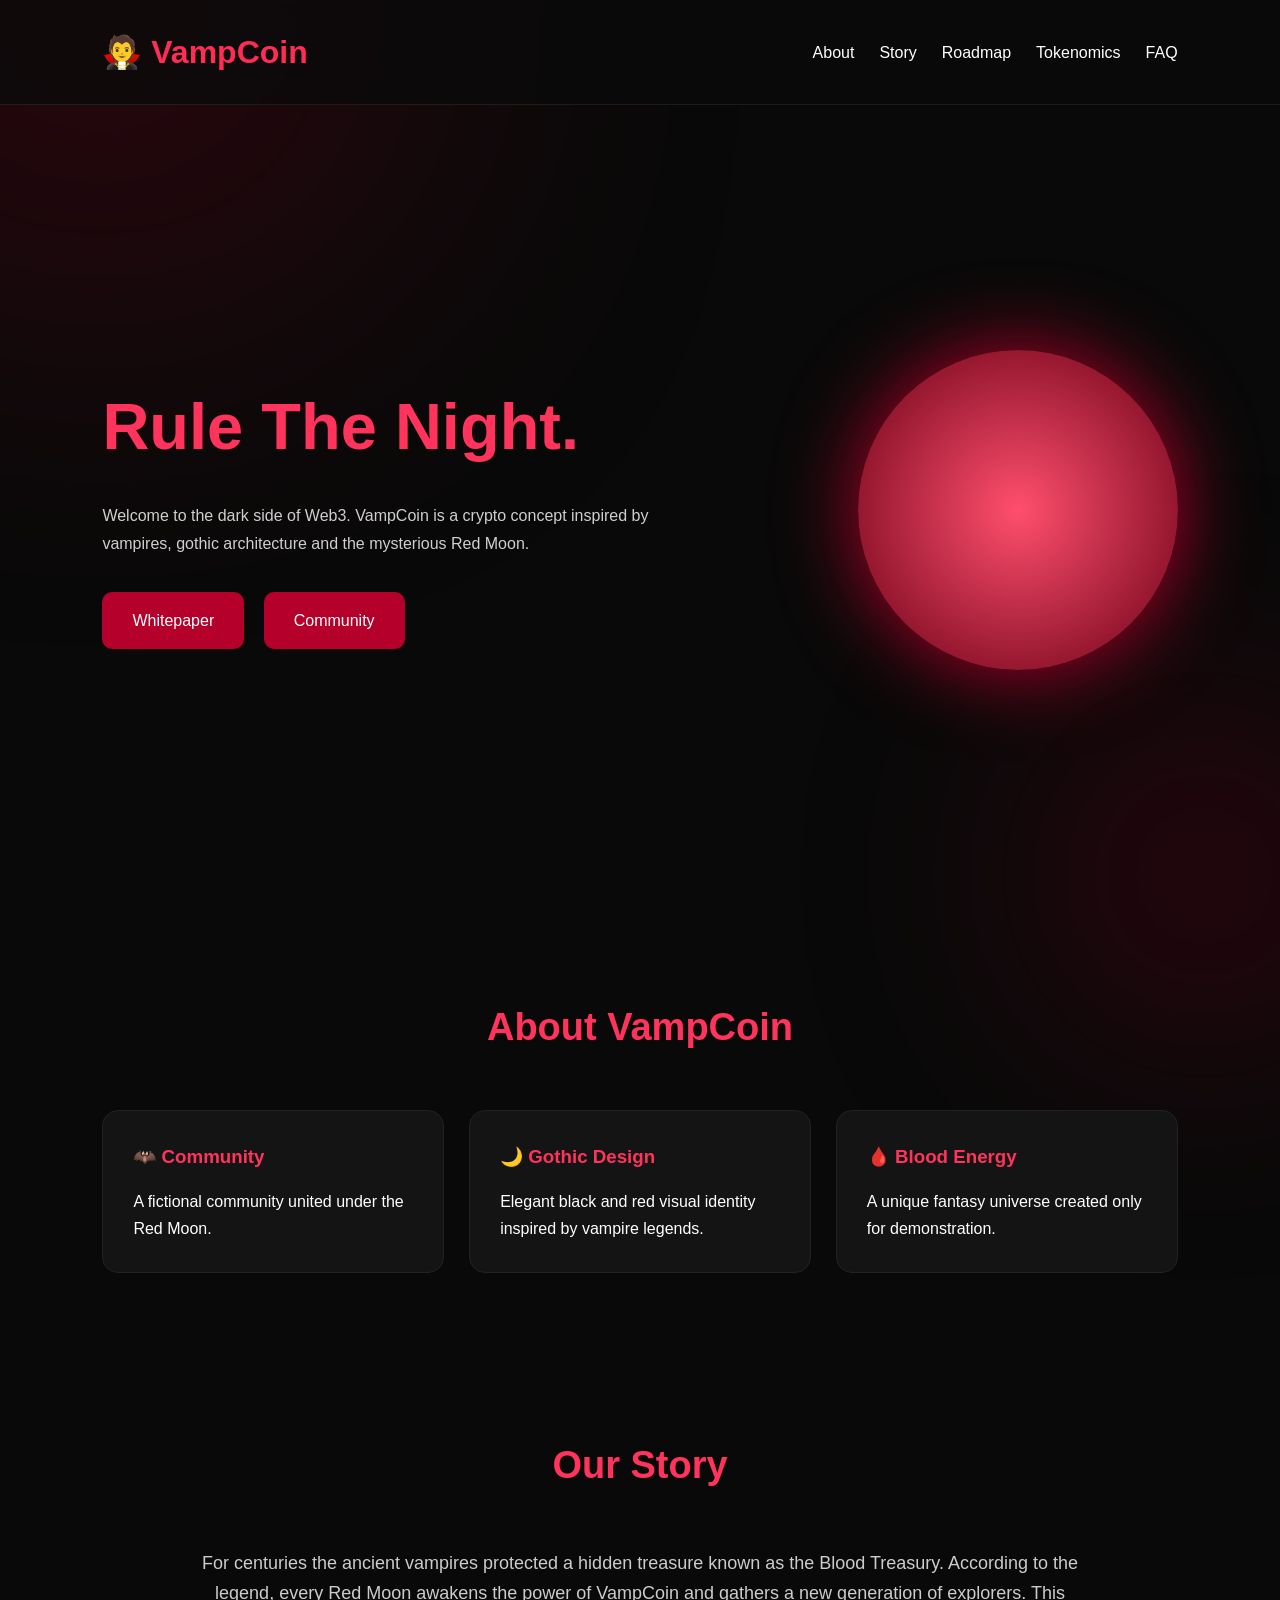
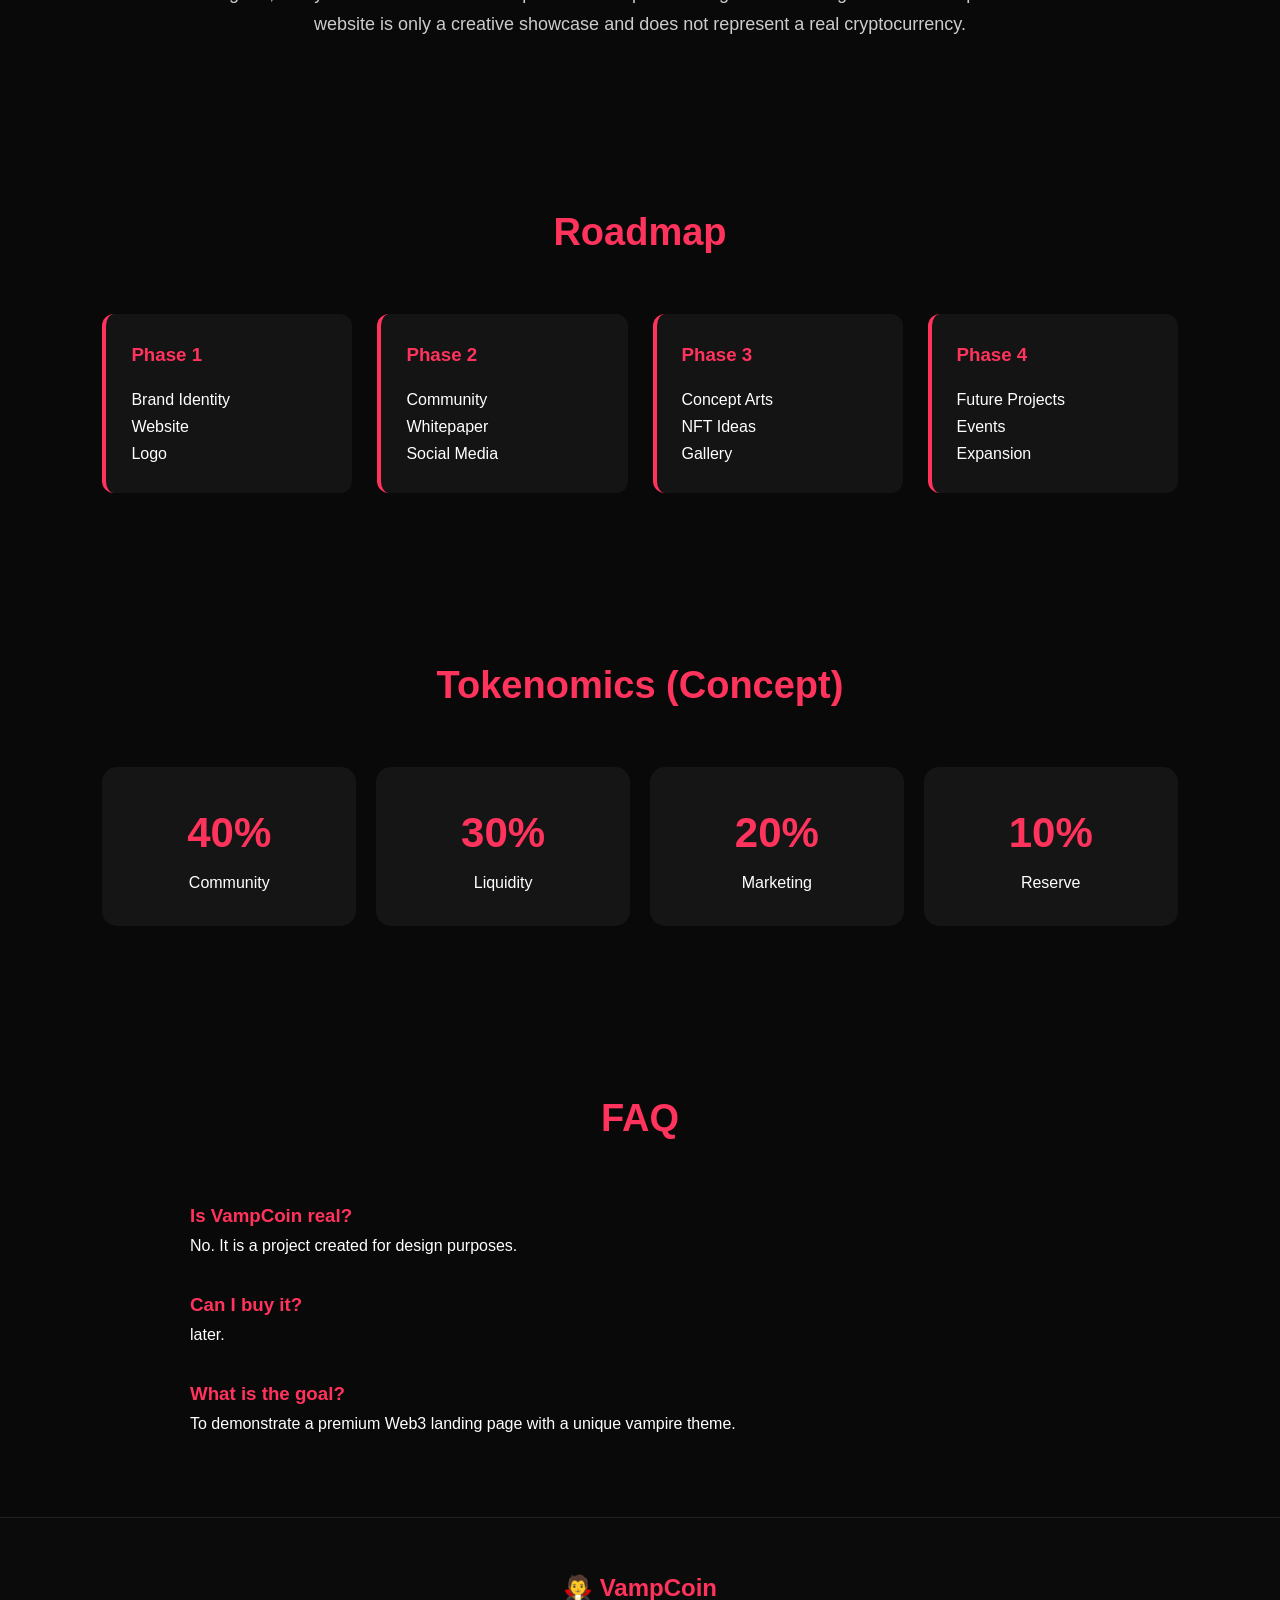
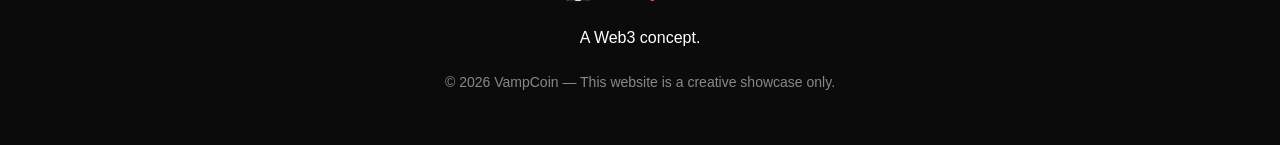
<file: index.html>
<!DOCTYPE html>
<html lang="fr">
<head>
    <meta charset="UTF-8">
    <meta name="viewport" content="width=device-width, initial-scale=1.0">
    <title>VampCoin</title>
    <link rel="stylesheet" href="style.css">
</head>
<body>

<header>
    <div class="logo">🧛 VampCoin</div>

    <nav>
        <a href="#about">About</a>
        <a href="#story">Story</a>
        <a href="#roadmap">Roadmap</a>
        <a href="#tokenomics">Tokenomics</a>
        <a href="#faq">FAQ</a>
    </nav>
</header>

<section class="hero">

    <div class="hero-text">
        <h1>Rule The Night.</h1>

        <p>
            Welcome to the dark side of Web3.
            VampCoin is a crypto concept inspired by vampires,
            gothic architecture and the mysterious Red Moon.
        </p>

        <div class="buttons">
            <a href="#">Whitepaper</a>
            <a href="#">Community</a>
        </div>
    </div>

    <div class="moon"></div>

</section>

<section id="about">

<h2>About VampCoin</h2>

<div class="cards">

<div class="card">
<h3>🦇 Community</h3>
<p>
A fictional community united under the Red Moon.
</p>
</div>

<div class="card">
<h3>🌙 Gothic Design</h3>
<p>
Elegant black and red visual identity inspired by vampire legends.
</p>
</div>

<div class="card">
<h3>🩸 Blood Energy</h3>
<p>
A unique fantasy universe created only for demonstration.
</p>
</div>

</div>

</section>

<section id="story">

<h2>Our Story</h2>

<p class="story">

For centuries the ancient vampires protected a hidden treasure known as the Blood Treasury.

According to the legend, every Red Moon awakens the power of VampCoin and gathers a new generation of explorers.

This website is only a creative showcase and does not represent a real cryptocurrency.

</p>

</section>

<section id="roadmap">

<h2>Roadmap</h2>

<div class="timeline">

<div class="step">
<h3>Phase 1</h3>
<p>Brand Identity</p>
<p>Website</p>
<p>Logo</p>
</div>

<div class="step">
<h3>Phase 2</h3>
<p>Community</p>
<p>Whitepaper</p>
<p>Social Media</p>
</div>

<div class="step">
<h3>Phase 3</h3>
<p>Concept Arts</p>
<p>NFT Ideas</p>
<p>Gallery</p>
</div>

<div class="step">
<h3>Phase 4</h3>
<p>Future Projects</p>
<p>Events</p>
<p>Expansion</p>
</div>

</div>

</section>

<section id="tokenomics">

<h2>Tokenomics (Concept)</h2>

<div class="token-grid">

<div class="token-box">
<h3>40%</h3>
<p>Community</p>
</div>

<div class="token-box">
<h3>30%</h3>
<p>Liquidity</p>
</div>

<div class="token-box">
<h3>20%</h3>
<p>Marketing</p>
</div>

<div class="token-box">
<h3>10%</h3>
<p>Reserve</p>
</div>

</div>

</section>

<section id="faq">

<h2>FAQ</h2>

<div class="faq-box">

<h3>Is VampCoin real?</h3>
<p>No. It is a project created for design purposes.</p>

<h3>Can I buy it?</h3>
<p>later.</p>

<h3>What is the goal?</h3>
<p>To demonstrate a premium Web3 landing page with a unique vampire theme.</p>

</div>

</section>

<footer>

<h2>🧛 VampCoin</h2>

<p>
A Web3 concept.
</p>

<p class="small">
© 2026 VampCoin — This website is a creative showcase only.
</p>

</footer>

</body>
</html>
</file>
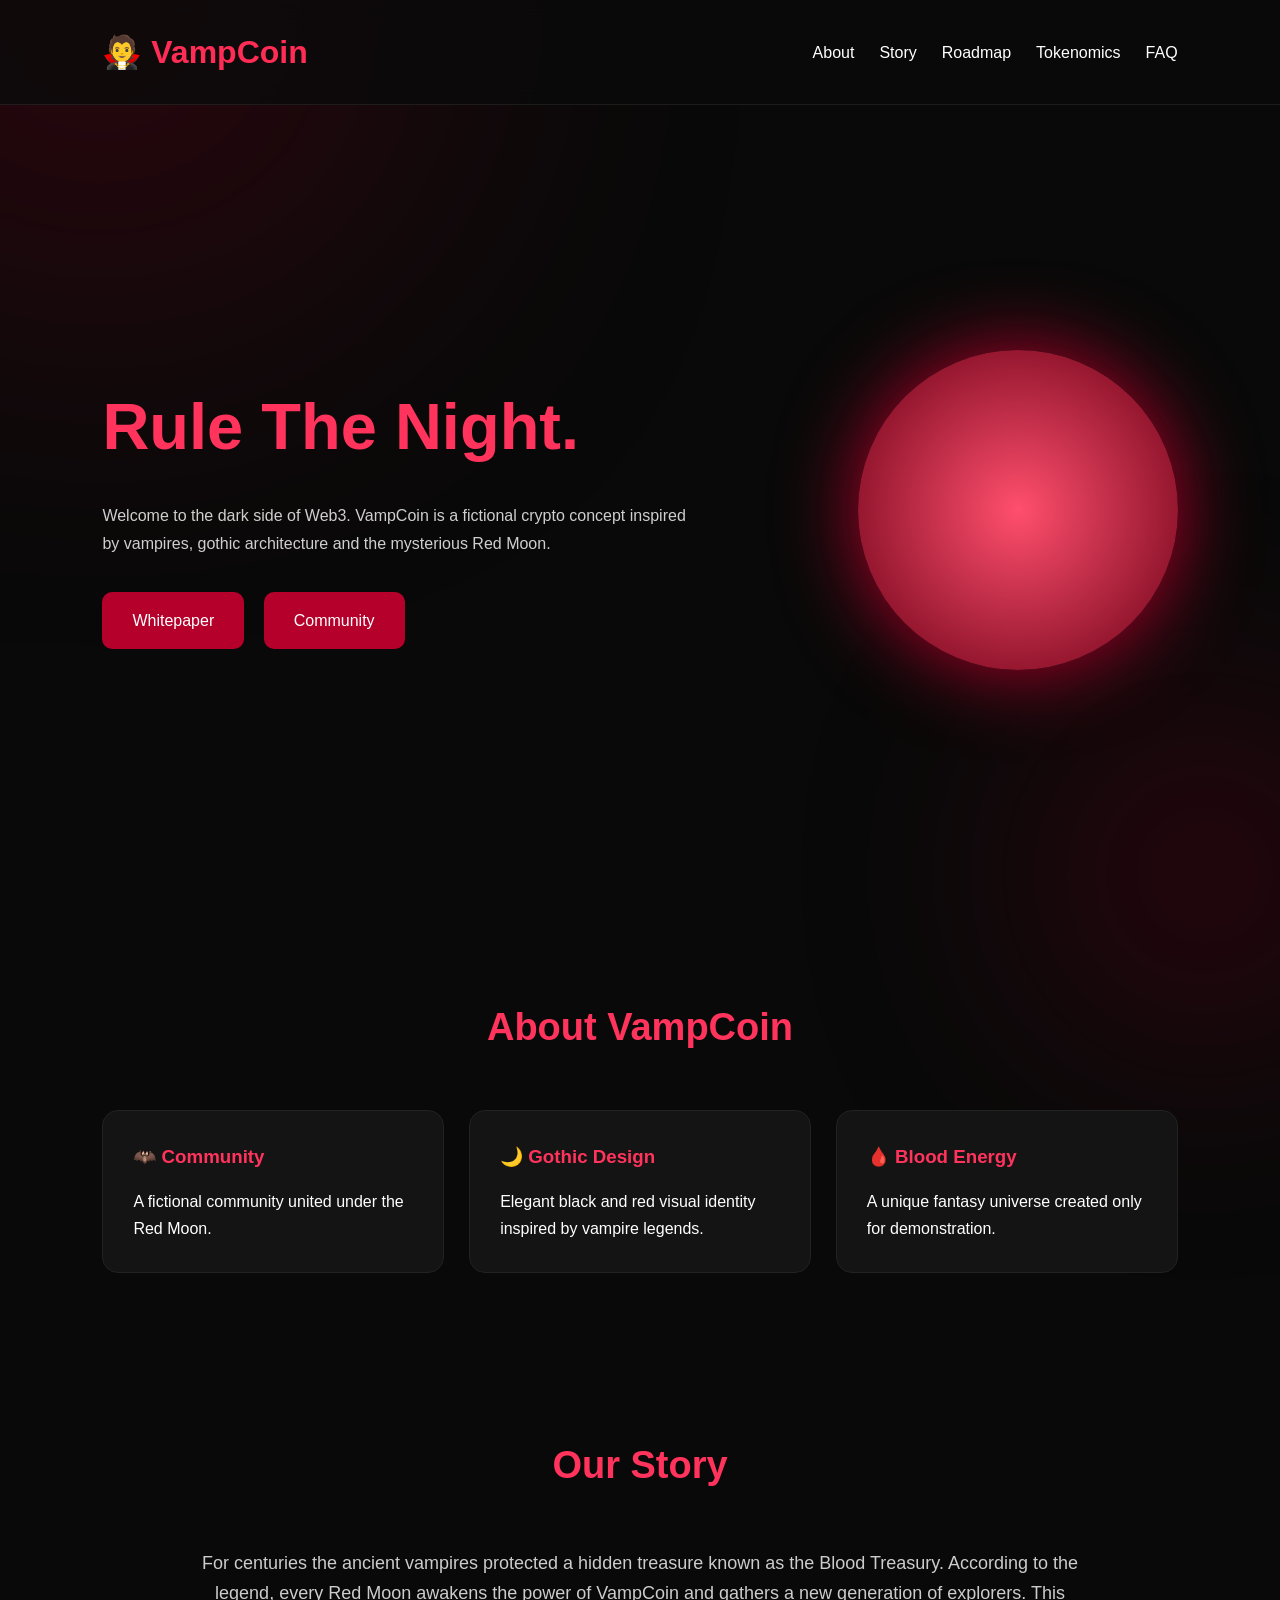
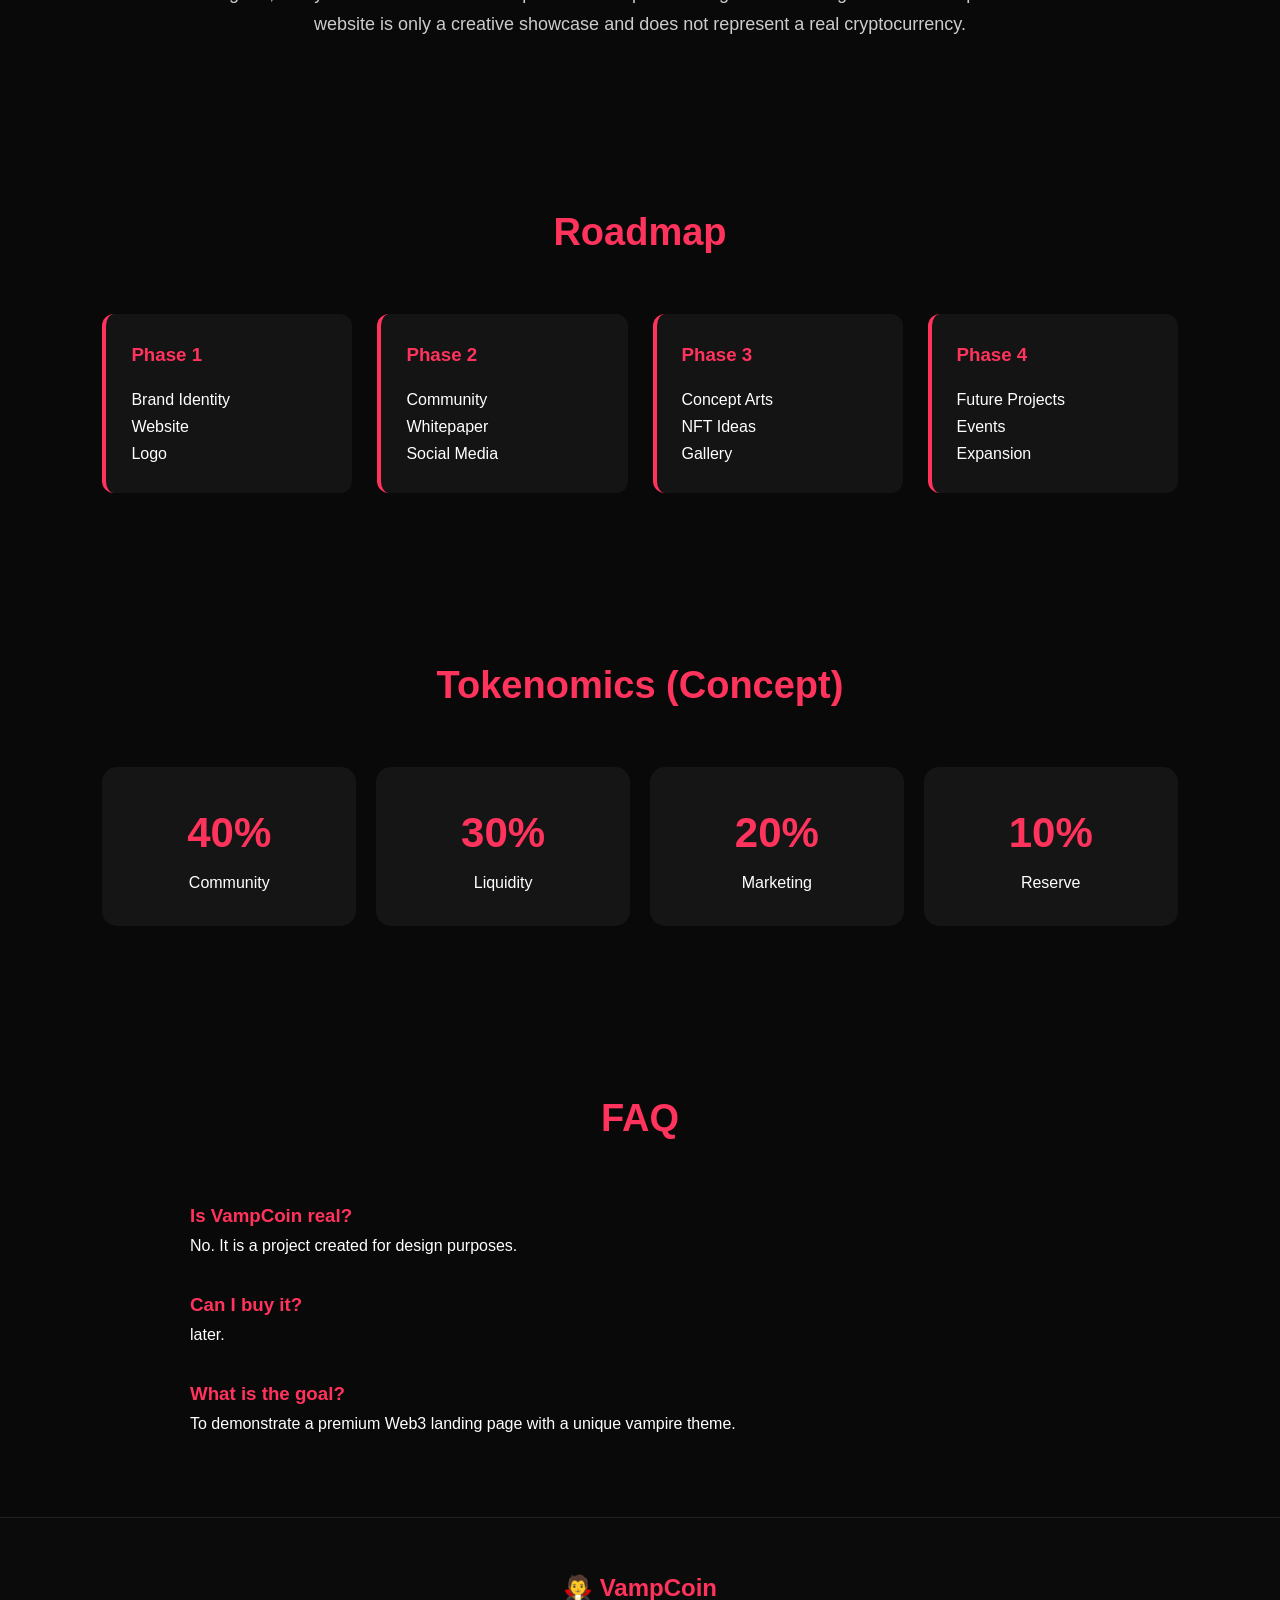
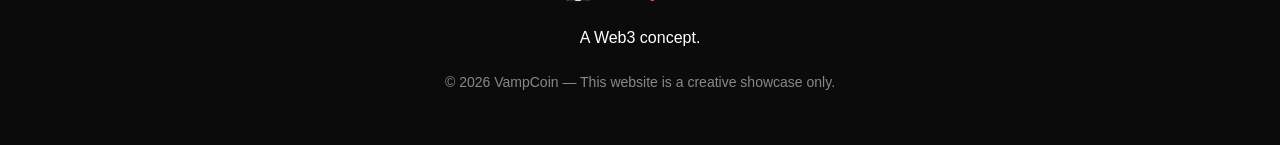
<file: exhange.html>
<!DOCTYPE html>
<html lang="fr">
<head>
    <meta charset="UTF-8">
    <meta name="viewport" content="width=device-width, initial-scale=1.0">
    <title>VampCoin</title>
    <link rel="stylesheet" href="style.css">
</head>
<body>

<header>
    <div class="logo">🧛 VampCoin</div>

    <nav>
        <a href="#about">About</a>
        <a href="#story">Story</a>
        <a href="#roadmap">Roadmap</a>
        <a href="#tokenomics">Tokenomics</a>
        <a href="#faq">FAQ</a>
    </nav>
</header>

<section class="hero">

    <div class="hero-text">
        <h1>Rule The Night.</h1>

        <p>
            Welcome to the dark side of Web3.
            VampCoin is a fictional crypto concept inspired by vampires,
            gothic architecture and the mysterious Red Moon.
        </p>

        <div class="buttons">
            <a href="#">Whitepaper</a>
            <a href="#">Community</a>
        </div>
    </div>

    <div class="moon"></div>

</section>

<section id="about">

<h2>About VampCoin</h2>

<div class="cards">

<div class="card">
<h3>🦇 Community</h3>
<p>
A fictional community united under the Red Moon.
</p>
</div>

<div class="card">
<h3>🌙 Gothic Design</h3>
<p>
Elegant black and red visual identity inspired by vampire legends.
</p>
</div>

<div class="card">
<h3>🩸 Blood Energy</h3>
<p>
A unique fantasy universe created only for demonstration.
</p>
</div>

</div>

</section>

<section id="story">

<h2>Our Story</h2>

<p class="story">

For centuries the ancient vampires protected a hidden treasure known as the Blood Treasury.

According to the legend, every Red Moon awakens the power of VampCoin and gathers a new generation of explorers.

This website is only a creative showcase and does not represent a real cryptocurrency.

</p>

</section>

<section id="roadmap">

<h2>Roadmap</h2>

<div class="timeline">

<div class="step">
<h3>Phase 1</h3>
<p>Brand Identity</p>
<p>Website</p>
<p>Logo</p>
</div>

<div class="step">
<h3>Phase 2</h3>
<p>Community</p>
<p>Whitepaper</p>
<p>Social Media</p>
</div>

<div class="step">
<h3>Phase 3</h3>
<p>Concept Arts</p>
<p>NFT Ideas</p>
<p>Gallery</p>
</div>

<div class="step">
<h3>Phase 4</h3>
<p>Future Projects</p>
<p>Events</p>
<p>Expansion</p>
</div>

</div>

</section>

<section id="tokenomics">

<h2>Tokenomics (Concept)</h2>

<div class="token-grid">

<div class="token-box">
<h3>40%</h3>
<p>Community</p>
</div>

<div class="token-box">
<h3>30%</h3>
<p>Liquidity</p>
</div>

<div class="token-box">
<h3>20%</h3>
<p>Marketing</p>
</div>

<div class="token-box">
<h3>10%</h3>
<p>Reserve</p>
</div>

</div>

</section>

<section id="faq">

<h2>FAQ</h2>

<div class="faq-box">

<h3>Is VampCoin real?</h3>
<p>No. It is a project created for design purposes.</p>

<h3>Can I buy it?</h3>
<p>later.</p>

<h3>What is the goal?</h3>
<p>To demonstrate a premium Web3 landing page with a unique vampire theme.</p>

</div>

</section>

<footer>

<h2>🧛 VampCoin</h2>

<p>
A Web3 concept.
</p>

<p class="small">
© 2026 VampCoin — This website is a creative showcase only.
</p>

</footer>

</body>
</html>
</file>
<file: style.css>
*{
    margin:0;
    padding:0;
    box-sizing:border-box;
    scroll-behavior:smooth;
}

body{
    font-family:Arial,Helvetica,sans-serif;
    background:#090909;
    color:white;
    line-height:1.7;
}

/* Fond */

body::before{
    content:"";
    position:fixed;
    width:500px;
    height:500px;
    border-radius:50%;
    background:#b4002a;
    filter:blur(180px);
    top:-250px;
    left:-150px;
    opacity:.35;
    z-index:-2;
}

body::after{
    content:"";
    position:fixed;
    width:350px;
    height:350px;
    border-radius:50%;
    background:#5d0018;
    filter:blur(120px);
    bottom:-150px;
    right:-100px;
    opacity:.4;
    z-index:-2;
}

/* Header */

header{
    width:100%;
    display:flex;
    justify-content:space-between;
    align-items:center;
    padding:25px 8%;
    position:sticky;
    top:0;
    background:rgba(10,10,10,.8);
    backdrop-filter:blur(10px);
    border-bottom:1px solid rgba(255,255,255,.08);
}

.logo{
    font-size:32px;
    font-weight:bold;
    color:#ff2c55;
}

nav{
    display:flex;
    gap:25px;
}

nav a{
    color:white;
    text-decoration:none;
    transition:.3s;
}

nav a:hover{
    color:#ff2c55;
}

/* Hero */

.hero{
    min-height:90vh;
    display:flex;
    align-items:center;
    justify-content:space-between;
    padding:80px 8%;
    gap:40px;
    flex-wrap:wrap;
}

.hero-text{
    flex:1;
    min-width:300px;
}

.hero h1{
    font-size:65px;
    color:#ff335c;
    margin-bottom:20px;
}

.hero p{
    color:#cfcfcf;
    max-width:600px;
}

.buttons{
    margin-top:35px;
}

.buttons a{
    display:inline-block;
    margin-right:15px;
    padding:15px 30px;
    border-radius:10px;
    text-decoration:none;
    color:white;
    background:#b4002a;
    transition:.3s;
}

.buttons a:hover{
    background:#ff335c;
}

/* Moon */

.moon{
    width:320px;
    height:320px;
    border-radius:50%;
    background:radial-gradient(circle,#ff4f6d,#6a0016);
    box-shadow:0 0 80px #b4002a;
    animation:pulse 4s infinite;
}

@keyframes pulse{

0%{
transform:scale(1);
box-shadow:0 0 50px #b4002a;
}

50%{
transform:scale(1.05);
box-shadow:0 0 100px #ff335c;
}

100%{
transform:scale(1);
}

}

/* Sections */

section{
    padding:80px 8%;
}

section h2{
    text-align:center;
    color:#ff335c;
    margin-bottom:50px;
    font-size:38px;
}

/* Cards */

.cards{
    display:grid;
    grid-template-columns:repeat(auto-fit,minmax(250px,1fr));
    gap:25px;
}

.card{
    background:#141414;
    border:1px solid #222;
    border-radius:16px;
    padding:30px;
    transition:.3s;
}

.card:hover{
    transform:translateY(-8px);
    border-color:#ff335c;
}

.card h3{
    color:#ff335c;
    margin-bottom:15px;
}

/* Story */

.story{
    max-width:900px;
    margin:auto;
    text-align:center;
    color:#cccccc;
    font-size:18px;
}

/* Timeline */

.timeline{
    display:grid;
    grid-template-columns:repeat(auto-fit,minmax(220px,1fr));
    gap:25px;
}

.step{
    background:#141414;
    border-left:4px solid #ff335c;
    padding:25px;
    border-radius:12px;
}

.step h3{
    margin-bottom:15px;
    color:#ff335c;
}

/* Tokenomics */

.token-grid{
    display:grid;
    grid-template-columns:repeat(auto-fit,minmax(180px,1fr));
    gap:20px;
}

.token-box{
    background:#151515;
    text-align:center;
    padding:30px;
    border-radius:15px;
    transition:.3s;
}

.token-box:hover{
    background:#1e1e1e;
}

.token-box h3{
    font-size:42px;
    color:#ff335c;
}

/* FAQ */

.faq-box{
    max-width:900px;
    margin:auto;
}

.faq-box h3{
    margin-top:30px;
    color:#ff335c;
}

/* Footer */

footer{
    padding:50px;
    text-align:center;
    border-top:1px solid #222;
    background:#0b0b0b;
}

footer h2{
    color:#ff335c;
    margin-bottom:15px;
}

.small{
    margin-top:20px;
    color:#888;
    font-size:14px;
}

/* Responsive */

@media(max-width:900px){

header{
    flex-direction:column;
    gap:20px;
}

nav{
    flex-wrap:wrap;
    justify-content:center;
}

.hero{
    text-align:center;
    justify-content:center;
}

.hero h1{
    font-size:48px;
}

.moon{
    width:230px;
    height:230px;
}

.buttons a{
    margin-top:10px;
}

}
</file>
